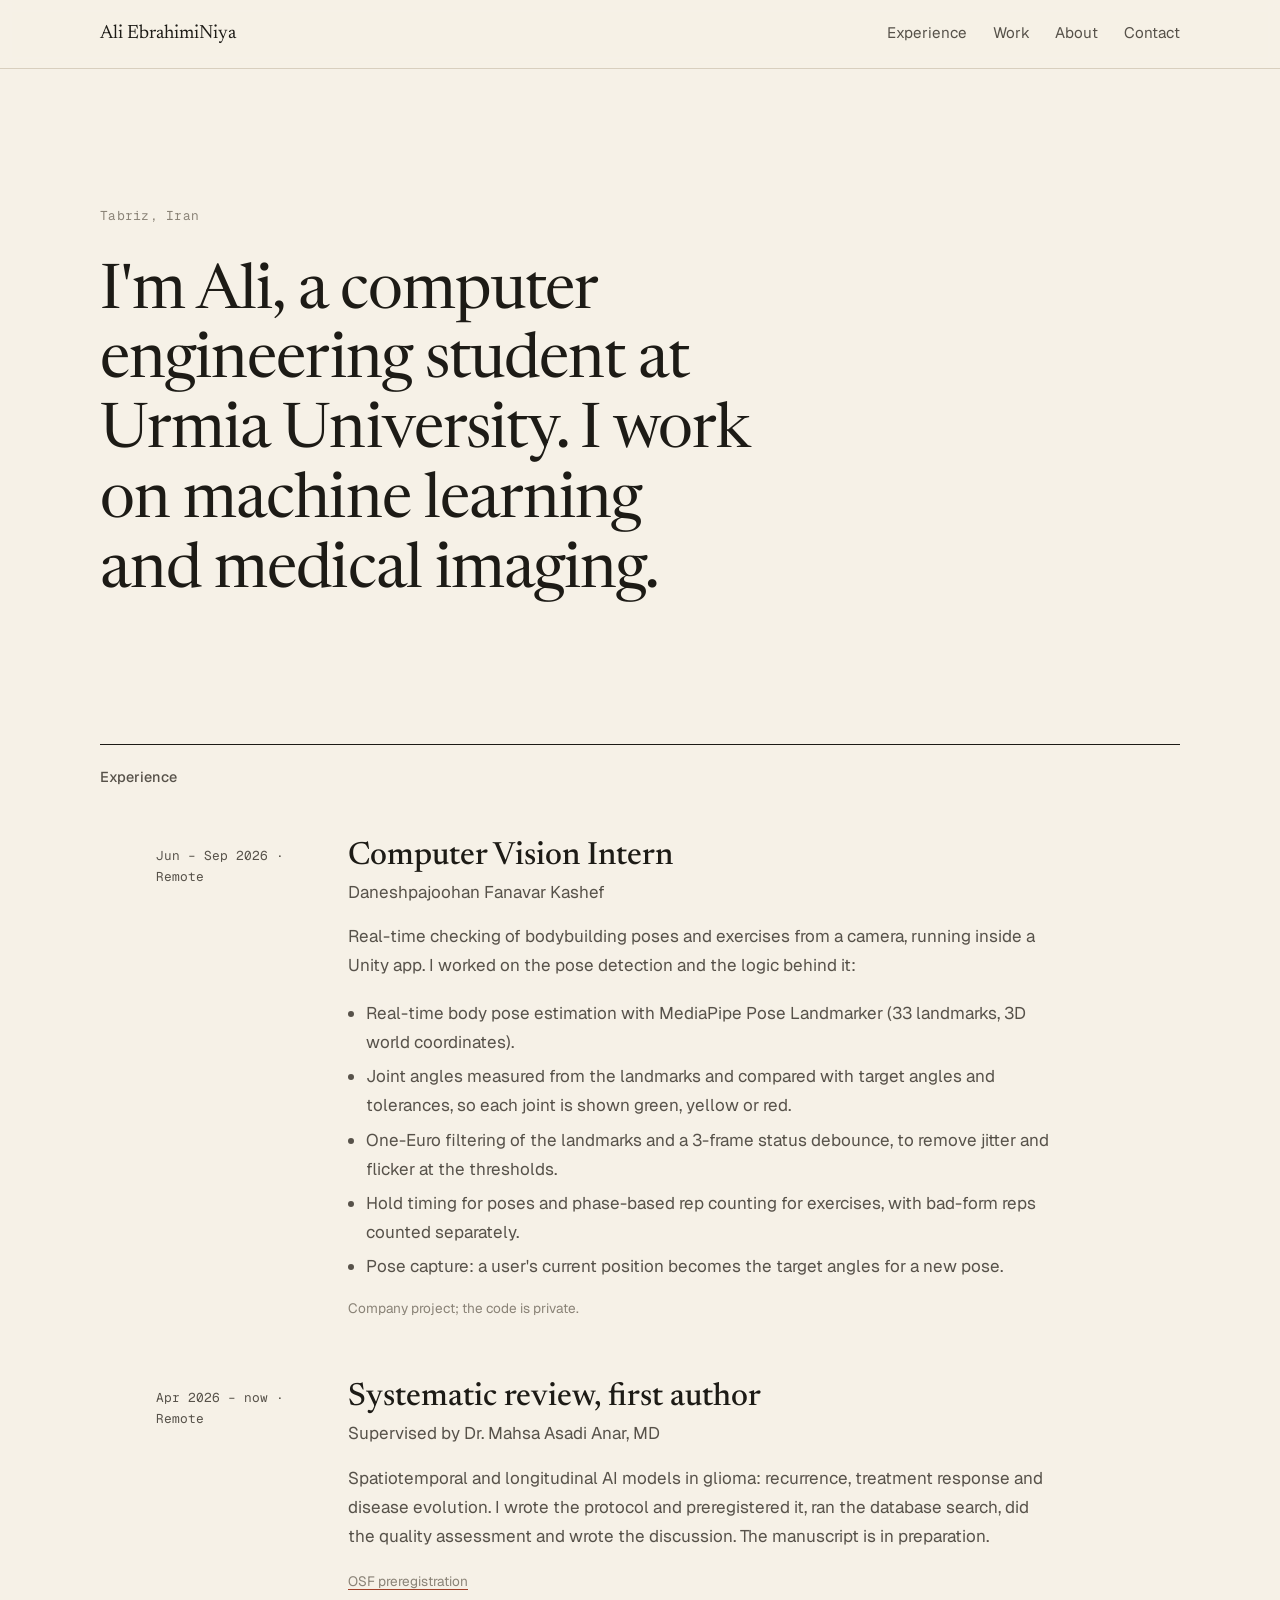
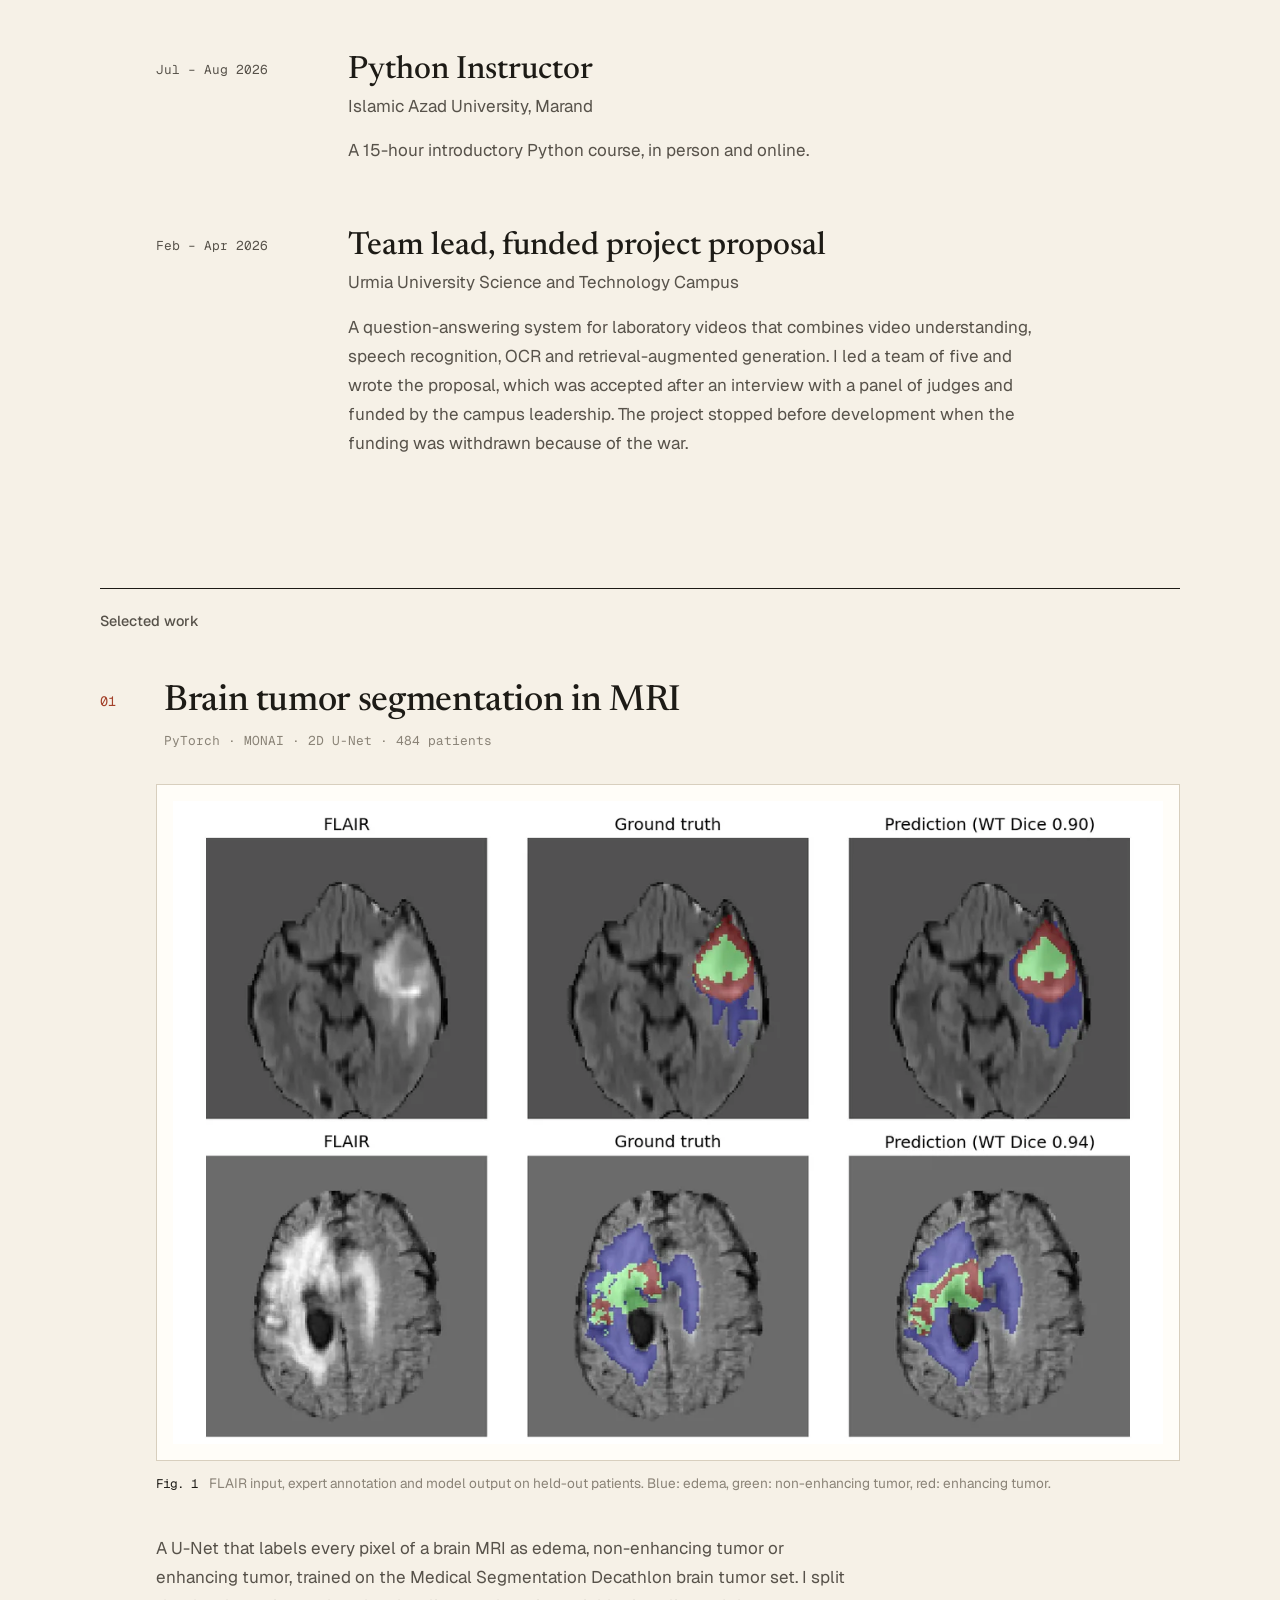
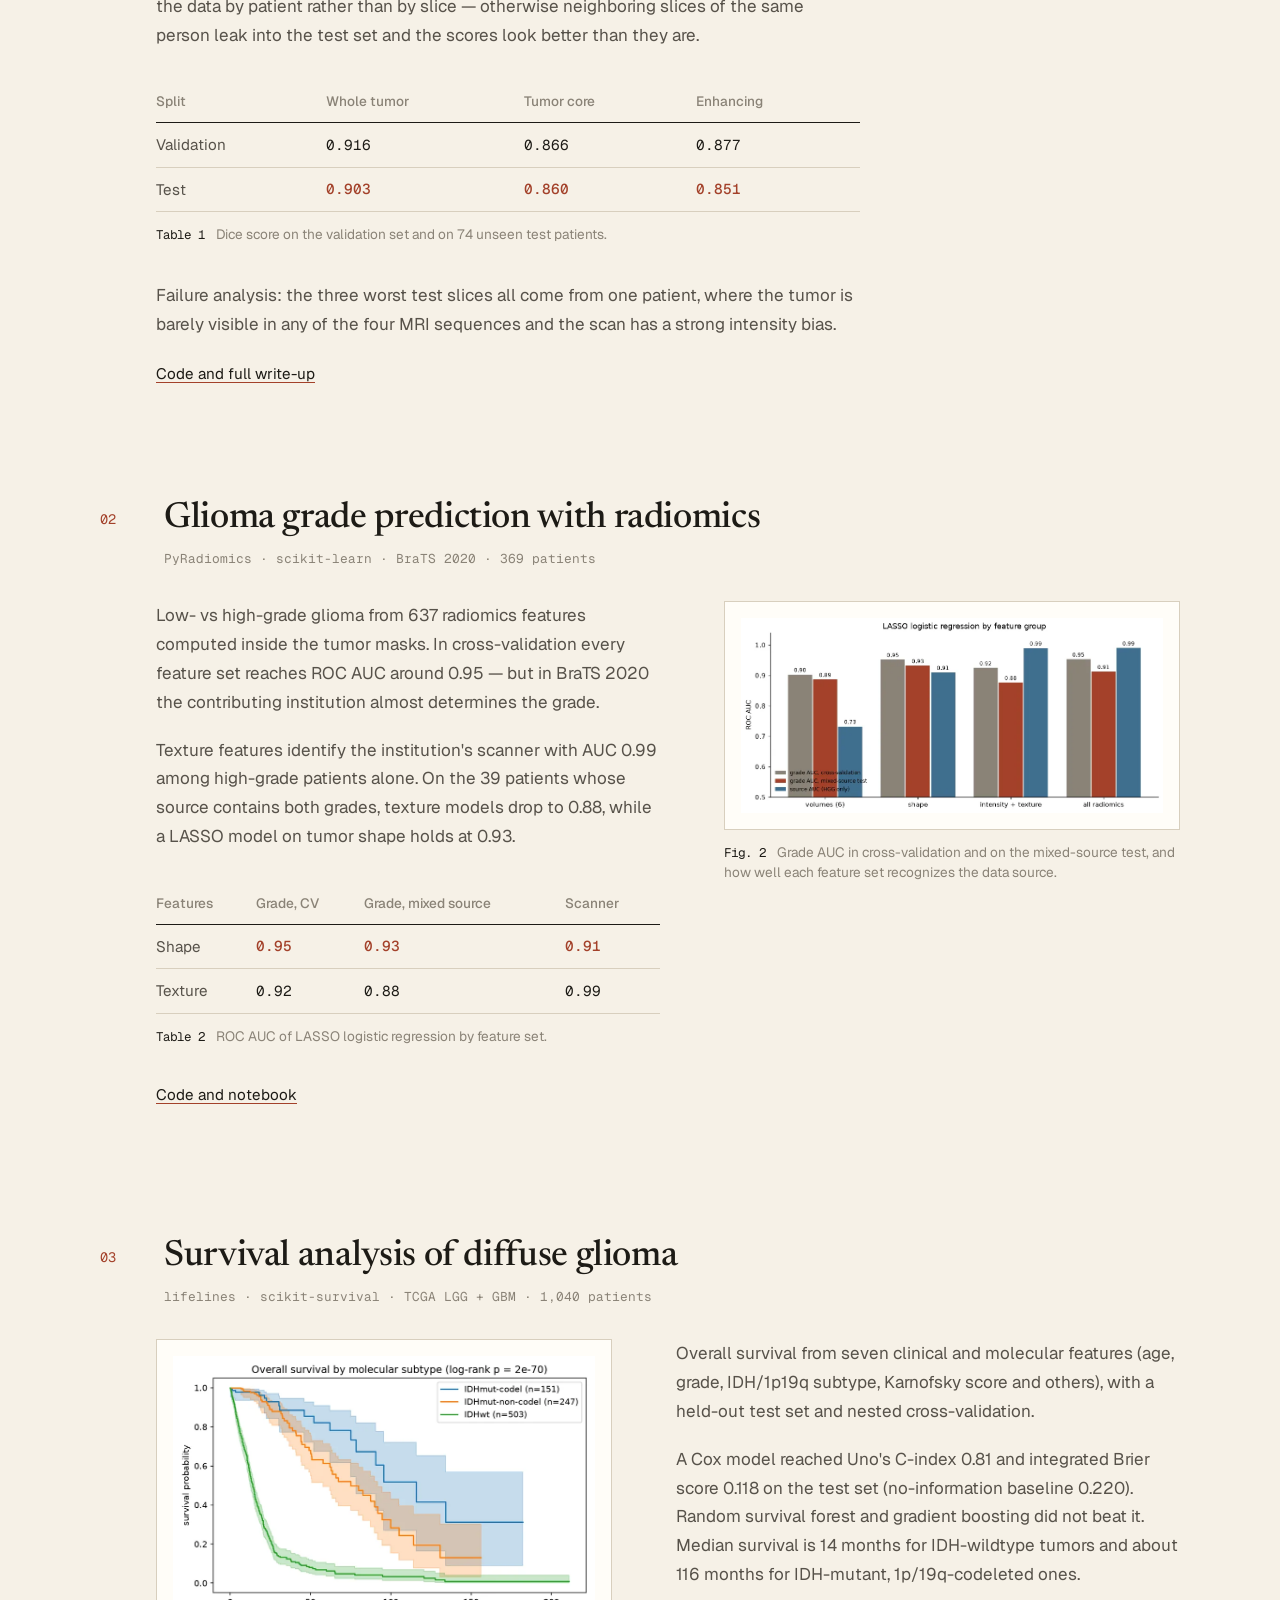
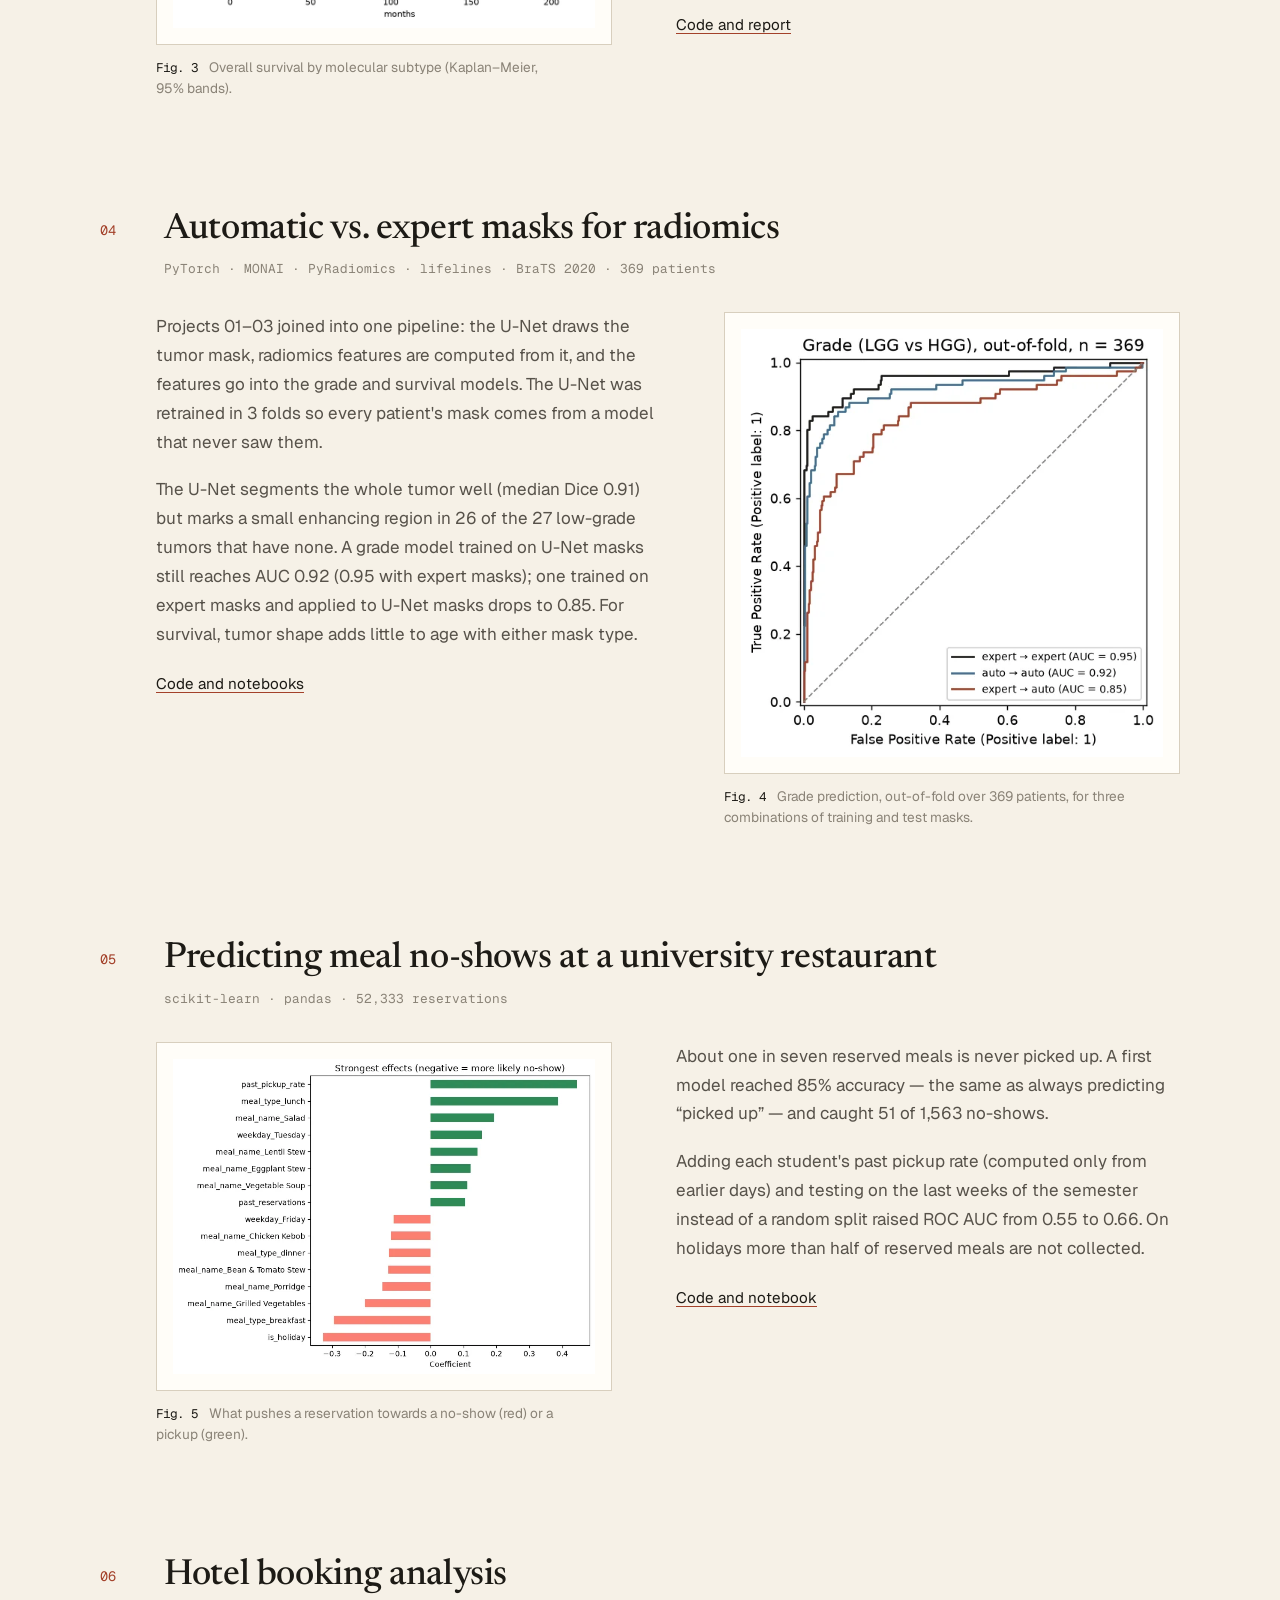
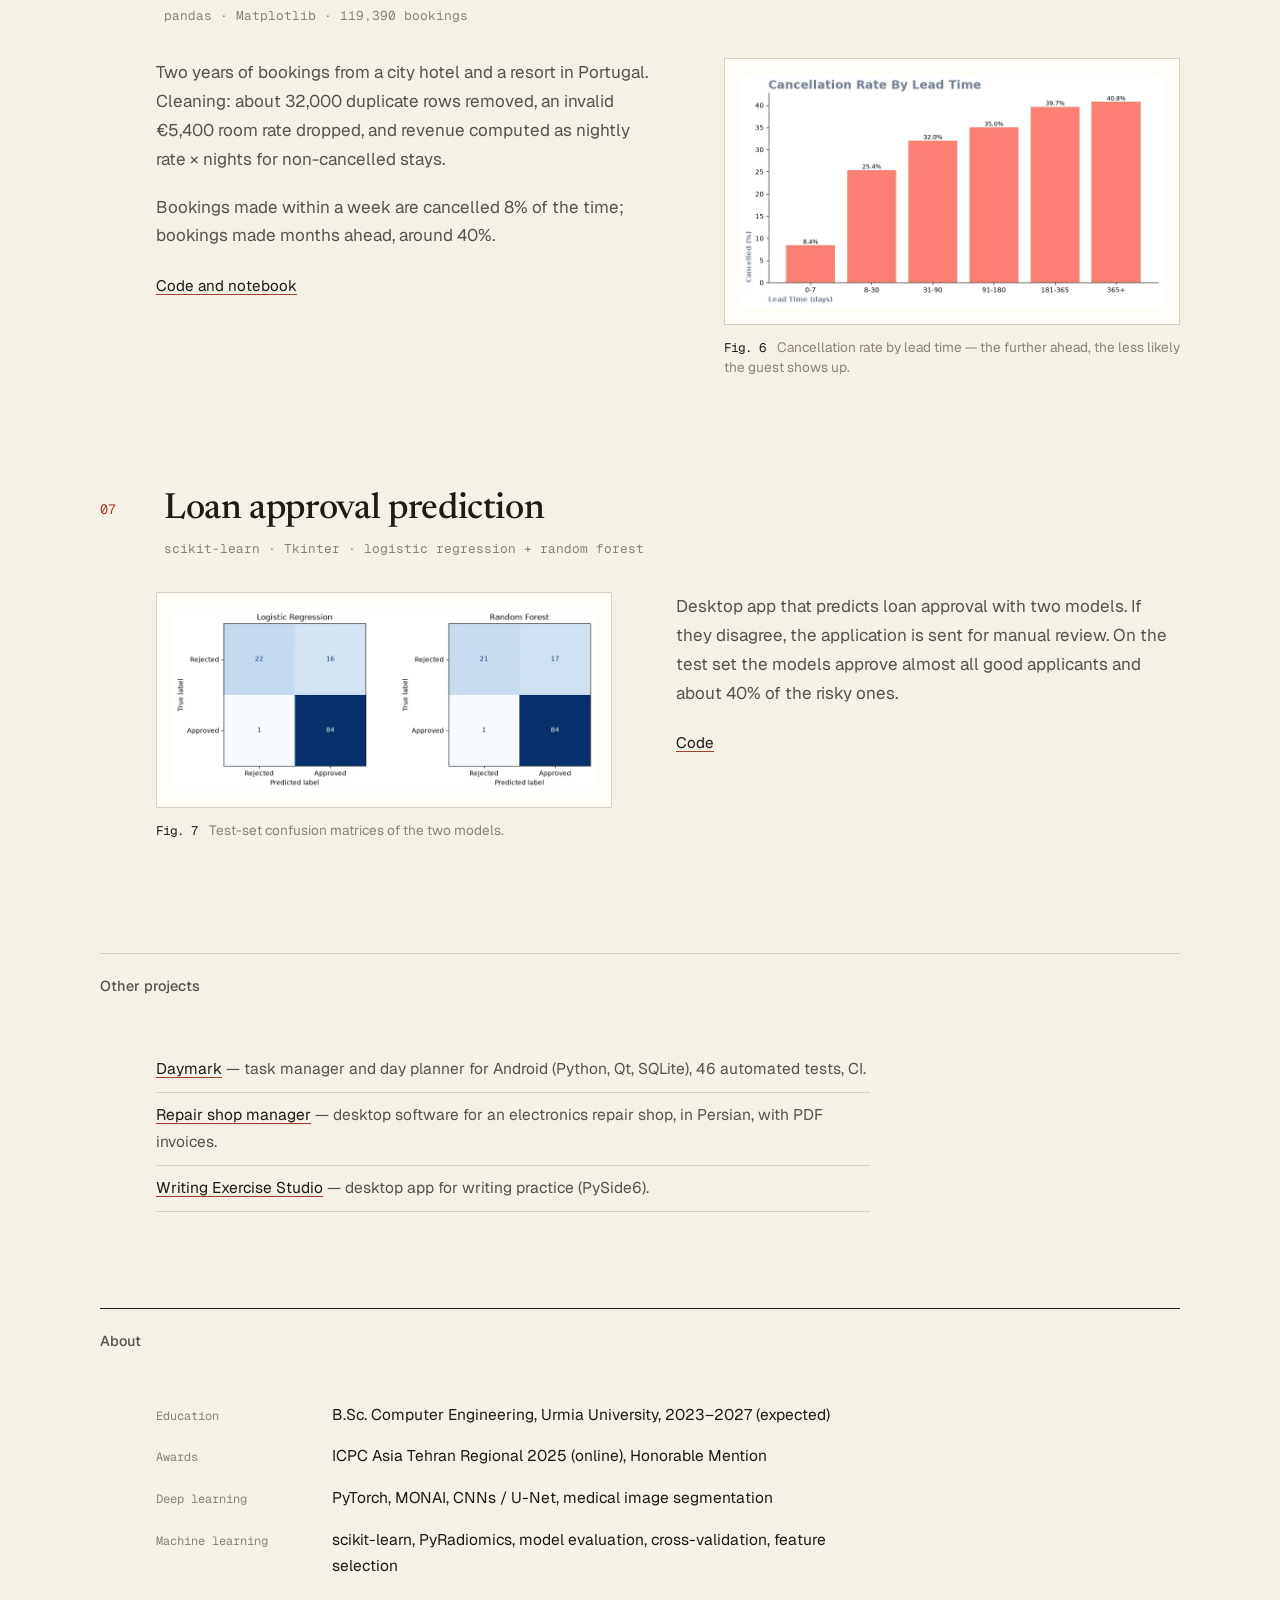
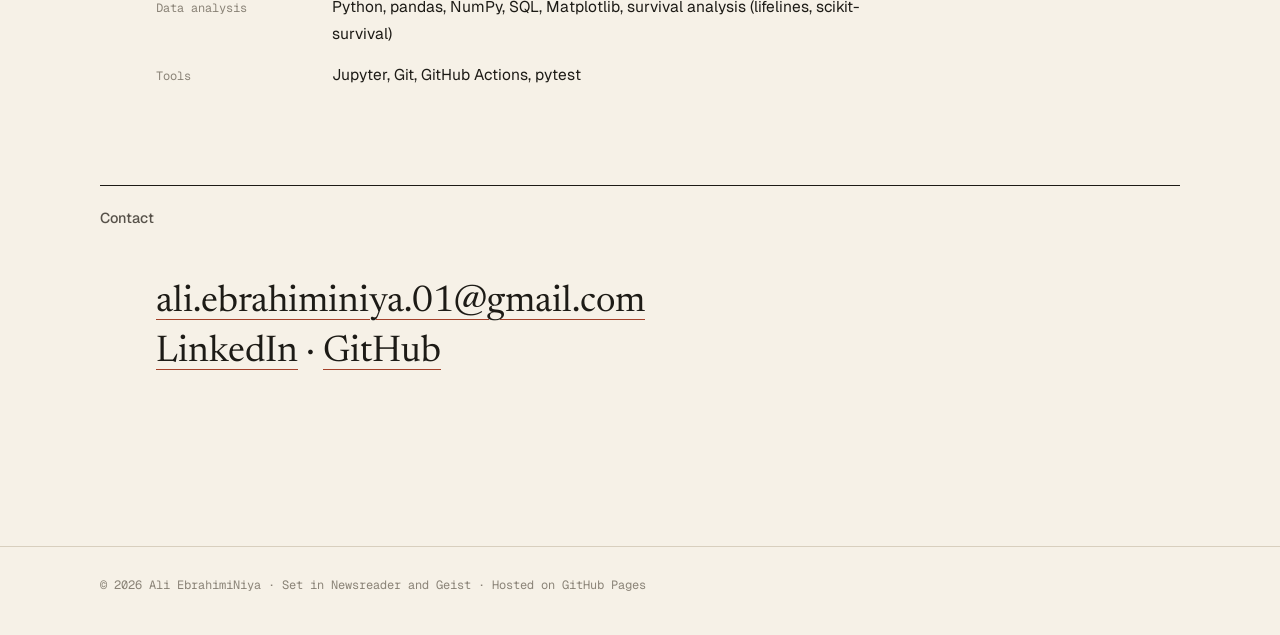
<file: index.html>
<!doctype html>
<html lang="en">
<head>
  <meta charset="utf-8">
  <meta name="viewport" content="width=device-width, initial-scale=1">
  <title>Ali EbrahimiNiya</title>
  <meta name="description" content="Ali EbrahimiNiya, computer engineering student at Urmia University, working on machine learning and medical imaging.">
  <meta name="author" content="Ali EbrahimiNiya">
  <meta name="color-scheme" content="light dark">
  <meta name="theme-color" content="#f6f1e7" media="(prefers-color-scheme: light)">
  <meta name="theme-color" content="#16140f" media="(prefers-color-scheme: dark)">
  <link rel="canonical" href="https://aliebrahiminiya01.github.io/">

  <meta property="og:type" content="website">
  <meta property="og:url" content="https://aliebrahiminiya01.github.io/">
  <meta property="og:title" content="Ali EbrahimiNiya">
  <meta property="og:description" content="Computer engineering student at Urmia University, working on machine learning and medical imaging.">
  <meta property="og:image" content="https://aliebrahiminiya01.github.io/assets/img/og-image.png">
  <meta name="twitter:card" content="summary_large_image">

  <link rel="icon" href="assets/img/favicon.svg" type="image/svg+xml">
  <link rel="preconnect" href="https://fonts.googleapis.com">
  <link rel="preconnect" href="https://fonts.gstatic.com" crossorigin>
  <link rel="stylesheet" href="https://fonts.googleapis.com/css2?family=Newsreader:ital,opsz,wght@0,6..72,400;0,6..72,500;0,6..72,600;1,6..72,400&family=Geist:wght@400;500;600&family=Geist+Mono:wght@400;500&display=swap">
  <link rel="stylesheet" href="assets/css/style.css">

  <script type="application/ld+json">
  {
    "@context": "https://schema.org",
    "@type": "Person",
    "name": "Ali EbrahimiNiya",
    "email": "mailto:ali.ebrahiminiya.01@gmail.com",
    "url": "https://aliebrahiminiya01.github.io/",
    "address": { "@type": "PostalAddress", "addressLocality": "Tabriz", "addressCountry": "IR" },
    "alumniOf": { "@type": "CollegeOrUniversity", "name": "Urmia University" },
    "sameAs": ["https://github.com/aliebrahiminiya01", "https://www.linkedin.com/in/aliebrahiminiya"]
  }
  </script>
</head>
<body>
  <a class="skip-link" href="#main">Skip to content</a>

  <header class="masthead">
    <div class="page masthead__inner">
      <a class="masthead__name" href="./">Ali EbrahimiNiya</a>
      <nav aria-label="Main">
        <ul>
          <li><a href="#experience">Experience</a></li>
          <li><a href="#work">Work</a></li>
          <li><a href="#about">About</a></li>
          <li><a href="#contact">Contact</a></li>
        </ul>
      </nav>
    </div>
  </header>

  <main id="main" class="page">
    <section class="intro" aria-labelledby="intro-title">
      <p class="meta">Tabriz, Iran</p>
      <h1 id="intro-title">I'm Ali, a computer engineering student at Urmia University. I work on machine learning and medical imaging.</h1>
    </section>

    <section id="experience" class="experience" aria-labelledby="experience-title">
      <h2 class="section-label" id="experience-title">Experience</h2>
      <article class="job">
        <p class="job__when">Jun – Sep 2026 · Remote</p>
        <div>
          <h3>Computer Vision Intern</h3>
          <p class="job__org">Daneshpajoohan Fanavar Kashef</p>
          <p>
            Real-time checking of bodybuilding poses and exercises from a camera, running inside a Unity
            app. I worked on the pose detection and the logic behind it:
          </p>
          <ul class="job__points">
            <li>Real-time body pose estimation with MediaPipe Pose Landmarker (33 landmarks, 3D world coordinates).</li>
            <li>Joint angles measured from the landmarks and compared with target angles and tolerances, so each joint is shown green, yellow or red.</li>
            <li>One-Euro filtering of the landmarks and a 3-frame status debounce, to remove jitter and flicker at the thresholds.</li>
            <li>Hold timing for poses and phase-based rep counting for exercises, with bad-form reps counted separately.</li>
            <li>Pose capture: a user's current position becomes the target angles for a new pose.</li>
          </ul>
          <p class="job__note">Company project; the code is private.</p>
        </div>
      </article>

      <article class="job">
        <p class="job__when">Apr 2026 – now · Remote</p>
        <div>
          <h3>Systematic review, first author</h3>
          <p class="job__org">Supervised by Dr. Mahsa Asadi Anar, MD</p>
          <p>
            Spatiotemporal and longitudinal AI models in glioma: recurrence, treatment response and disease
            evolution. I wrote the protocol and preregistered it, ran the database search, did the quality
            assessment and wrote the discussion. The manuscript is in preparation.
          </p>
          <p class="job__note"><a href="https://doi.org/10.17605/OSF.IO/342QT">OSF preregistration</a></p>
        </div>
      </article>

      <article class="job">
        <p class="job__when">Jul – Aug 2026</p>
        <div>
          <h3>Python Instructor</h3>
          <p class="job__org">Islamic Azad University, Marand</p>
          <p>A 15-hour introductory Python course, in person and online.</p>
        </div>
      </article>

      <article class="job">
        <p class="job__when">Feb – Apr 2026</p>
        <div>
          <h3>Team lead, funded project proposal</h3>
          <p class="job__org">Urmia University Science and Technology Campus</p>
          <p>
            A question-answering system for laboratory videos that combines video understanding, speech
            recognition, OCR and retrieval-augmented generation. I led a team of five and wrote the proposal,
            which was accepted after an interview with a panel of judges and funded by the campus leadership.
            The project stopped before development when the funding was withdrawn because of the war.
          </p>
        </div>
      </article>
    </section>

    <section id="work" aria-labelledby="work-title">
      <h2 class="section-label" id="work-title">Selected work</h2>

      <article class="project project--lead">
        <header class="project__head">
          <span class="project__no">01</span>
          <div>
            <h3>Brain tumor segmentation in MRI</h3>
            <p class="project__stack">PyTorch · MONAI · 2D U-Net · 484 patients</p>
          </div>
        </header>

        <figure class="figure figure--wide">
          <img src="assets/img/brain.webp" width="1200" height="780"
               alt="Two MRI slices, each shown three ways: the FLAIR scan, the expert annotation and the model's prediction of edema, tumor core and enhancing tumor">
          <figcaption><span>Fig. 1</span> FLAIR input, expert annotation and model output on held-out patients. Blue: edema, green: non-enhancing tumor, red: enhancing tumor.</figcaption>
        </figure>

        <div class="project__body">
          <p>
            A U-Net that labels every pixel of a brain MRI as edema, non-enhancing tumor or enhancing tumor,
            trained on the Medical Segmentation Decathlon brain tumor set. I split the data by patient rather
            than by slice — otherwise neighboring slices of the same person leak into the test set and the scores
            look better than they are.
          </p>

          <table class="results">
            <caption><span>Table 1</span> Dice score on the validation set and on 74 unseen test patients.</caption>
            <thead>
              <tr><th scope="col">Split</th><th scope="col">Whole tumor</th><th scope="col">Tumor core</th><th scope="col">Enhancing</th></tr>
            </thead>
            <tbody>
              <tr><th scope="row">Validation</th><td>0.916</td><td>0.866</td><td>0.877</td></tr>
              <tr class="results__key"><th scope="row">Test</th><td>0.903</td><td>0.860</td><td>0.851</td></tr>
            </tbody>
          </table>

          <p>
            Failure analysis: the three worst test slices all come from one patient, where the tumor is barely
            visible in any of the four MRI sequences and the scan has a strong intensity bias.
          </p>
          <p class="project__links"><a href="https://github.com/aliebrahiminiya01/brain-tumor-segmentation-unet">Code and full write-up</a></p>
        </div>
      </article>

      <article class="project">
        <header class="project__head">
          <span class="project__no">02</span>
          <div>
            <h3>Glioma grade prediction with radiomics</h3>
            <p class="project__stack">PyRadiomics · scikit-learn · BraTS 2020 · 369 patients</p>
          </div>
        </header>
        <div class="project__split">
          <div class="project__body">
            <p>
              Low- vs high-grade glioma from 637 radiomics features computed inside the tumor masks. In
              cross-validation every feature set reaches ROC AUC around 0.95 — but in BraTS 2020 the contributing
              institution almost determines the grade.
            </p>
            <p>
              Texture features identify the institution's scanner with AUC 0.99 among high-grade patients alone.
              On the 39 patients whose source contains both grades, texture models drop to 0.88, while a LASSO model
              on tumor shape holds at 0.93.
            </p>
            <table class="results">
              <caption><span>Table 2</span> ROC AUC of LASSO logistic regression by feature set.</caption>
              <thead>
                <tr><th scope="col">Features</th><th scope="col">Grade, CV</th><th scope="col">Grade, mixed source</th><th scope="col">Scanner</th></tr>
              </thead>
              <tbody>
                <tr class="results__key"><th scope="row">Shape</th><td>0.95</td><td>0.93</td><td>0.91</td></tr>
                <tr><th scope="row">Texture</th><td>0.92</td><td>0.88</td><td>0.99</td></tr>
              </tbody>
            </table>
            <p class="project__links"><a href="https://github.com/aliebrahiminiya01/glioma-grade-radiomics">Code and notebook</a></p>
          </div>
          <figure class="figure">
            <img src="assets/img/radiomics.webp" width="979" height="451" loading="lazy"
                 alt="Bar chart comparing four radiomics feature sets on grade prediction in cross-validation, on a mixed-source test and on recognizing the data source">
            <figcaption><span>Fig. 2</span> Grade AUC in cross-validation and on the mixed-source test, and how well each feature set recognizes the data source.</figcaption>
          </figure>
        </div>
      </article>

      <article class="project">
        <header class="project__head">
          <span class="project__no">03</span>
          <div>
            <h3>Survival analysis of diffuse glioma</h3>
            <p class="project__stack">lifelines · scikit-survival · TCGA LGG + GBM · 1,040 patients</p>
          </div>
        </header>
        <div class="project__split project__split--flip">
          <figure class="figure">
            <img src="assets/img/survival.webp" width="900" height="579" loading="lazy"
                 alt="Kaplan-Meier curves: IDH-wildtype patients have much shorter survival than IDH-mutant patients">
            <figcaption><span>Fig. 3</span> Overall survival by molecular subtype (Kaplan–Meier, 95% bands).</figcaption>
          </figure>
          <div class="project__body">
            <p>
              Overall survival from seven clinical and molecular features (age, grade, IDH/1p19q subtype, Karnofsky
              score and others), with a held-out test set and nested cross-validation.
            </p>
            <p>
              A Cox model reached Uno's C-index 0.81 and integrated Brier score 0.118 on the test set (no-information
              baseline 0.220). Random survival forest and gradient boosting did not beat it. Median survival is
              14 months for IDH-wildtype tumors and about 116 months for IDH-mutant, 1p/19q-codeleted ones.
            </p>
            <p class="project__links"><a href="https://github.com/aliebrahiminiya01/glioma-survival">Code and report</a></p>
          </div>
        </div>
      </article>

      <article class="project">
        <header class="project__head">
          <span class="project__no">04</span>
          <div>
            <h3>Automatic vs. expert masks for radiomics</h3>
            <p class="project__stack">PyTorch · MONAI · PyRadiomics · lifelines · BraTS 2020 · 369 patients</p>
          </div>
        </header>
        <div class="project__split">
          <div class="project__body">
            <p>
              Projects 01–03 joined into one pipeline: the U-Net draws the tumor mask, radiomics features are
              computed from it, and the features go into the grade and survival models. The U-Net was retrained
              in 3 folds so every patient's mask comes from a model that never saw them.
            </p>
            <p>
              The U-Net segments the whole tumor well (median Dice 0.91) but marks a small enhancing region in
              26 of the 27 low-grade tumors that have none. A grade model trained on U-Net masks still reaches
              AUC 0.92 (0.95 with expert masks); one trained on expert masks and applied to U-Net masks drops to
              0.85. For survival, tumor shape adds little to age with either mask type.
            </p>
            <p class="project__links"><a href="https://github.com/aliebrahiminiya01/glioma-pipeline">Code and notebooks</a></p>
          </div>
          <figure class="figure">
            <img src="assets/img/pipeline.webp" width="563" height="571" loading="lazy"
                 alt="ROC curves for grade prediction: expert masks AUC 0.95, U-Net masks AUC 0.92, model trained on expert masks applied to U-Net masks AUC 0.85">
            <figcaption><span>Fig. 4</span> Grade prediction, out-of-fold over 369 patients, for three combinations of training and test masks.</figcaption>
          </figure>
        </div>
      </article>

      <article class="project">
        <header class="project__head">
          <span class="project__no">05</span>
          <div>
            <h3>Predicting meal no-shows at a university restaurant</h3>
            <p class="project__stack">scikit-learn · pandas · 52,333 reservations</p>
          </div>
        </header>
        <div class="project__split project__split--flip">
          <figure class="figure">
            <img src="assets/img/restaurant.webp" width="790" height="590" loading="lazy"
                 alt="Horizontal bar chart of logistic regression coefficients; past pickup rate and lunch push towards pickup, holidays and breakfast towards no-show">
            <figcaption><span>Fig. 5</span> What pushes a reservation towards a no-show (red) or a pickup (green).</figcaption>
          </figure>
          <div class="project__body">
            <p>
              About one in seven reserved meals is never picked up. A first model reached 85% accuracy — the same
              as always predicting “picked up” — and caught 51 of 1,563 no-shows.
            </p>
            <p>
              Adding each student's past pickup rate (computed only from earlier days) and testing on the last
              weeks of the semester instead of a random split raised ROC AUC from 0.55 to 0.66. On holidays more
              than half of reserved meals are not collected.
            </p>
            <p class="project__links"><a href="https://github.com/aliebrahiminiya01/uni_restaurant_project_demo">Code and notebook</a></p>
          </div>
        </div>
      </article>

      <article class="project">
        <header class="project__head">
          <span class="project__no">06</span>
          <div>
            <h3>Hotel booking analysis</h3>
            <p class="project__stack">pandas · Matplotlib · 119,390 bookings</p>
          </div>
        </header>
        <div class="project__split">
          <div class="project__body">
            <p>
              Two years of bookings from a city hotel and a resort in Portugal. Cleaning: about 32,000 duplicate
              rows removed, an invalid €5,400 room rate dropped, and revenue computed as nightly rate × nights for
              non-cancelled stays.
            </p>
            <p>
              Bookings made within a week are cancelled 8% of the time; bookings made months ahead, around 40%.
            </p>
            <p class="project__links"><a href="https://github.com/aliebrahiminiya01/Hotel_Project">Code and notebook</a></p>
          </div>
          <figure class="figure">
            <img src="assets/img/hotel.webp" width="890" height="490" loading="lazy"
                 alt="Bar chart: cancellation rate rises from 8 percent for bookings made within a week to about 40 percent for bookings made more than six months ahead">
            <figcaption><span>Fig. 6</span> Cancellation rate by lead time — the further ahead, the less likely the guest shows up.</figcaption>
          </figure>
        </div>
      </article>

      <article class="project">
        <header class="project__head">
          <span class="project__no">07</span>
          <div>
            <h3>Loan approval prediction</h3>
            <p class="project__stack">scikit-learn · Tkinter · logistic regression + random forest</p>
          </div>
        </header>
        <div class="project__split project__split--flip">
          <figure class="figure">
            <img src="assets/img/loan.webp" width="904" height="390" loading="lazy"
                 alt="Confusion matrices of the logistic regression and random forest models on the test set">
            <figcaption><span>Fig. 7</span> Test-set confusion matrices of the two models.</figcaption>
          </figure>
          <div class="project__body">
            <p>
              Desktop app that predicts loan approval with two models. If they disagree, the application is sent
              for manual review. On the test set the models approve almost all good applicants and about 40% of
              the risky ones.
            </p>
            <p class="project__links"><a href="https://github.com/aliebrahiminiya01/Loan_Qualification">Code</a></p>
          </div>
        </div>
      </article>

      <h2 class="section-label section-label--minor">Other projects</h2>
      <ul class="others">
        <li><a href="https://github.com/aliebrahiminiya01/Daymark">Daymark</a> — task manager and day planner for Android (Python, Qt, SQLite), 46 automated tests, CI.</li>
        <li><a href="https://github.com/aliebrahiminiya01/RepairShop">Repair shop manager</a> — desktop software for an electronics repair shop, in Persian, with PDF invoices.</li>
        <li><a href="https://github.com/aliebrahiminiya01/writing_exercise_app">Writing Exercise Studio</a> — desktop app for writing practice (PySide6).</li>
      </ul>
    </section>

    <section id="about" class="about" aria-labelledby="about-title">
      <h2 class="section-label" id="about-title">About</h2>
      <div class="about__grid">
        <dl class="facts">
          <dt>Education</dt>
          <dd>B.Sc. Computer Engineering, Urmia University, 2023–2027 (expected)</dd>
          <dt>Awards</dt>
          <dd>ICPC Asia Tehran Regional 2025 (online), Honorable Mention</dd>
          <dt>Deep learning</dt>
          <dd>PyTorch, MONAI, CNNs / U-Net, medical image segmentation</dd>
          <dt>Machine learning</dt>
          <dd>scikit-learn, PyRadiomics, model evaluation, cross-validation, feature selection</dd>
          <dt>Data analysis</dt>
          <dd>Python, pandas, NumPy, SQL, Matplotlib, survival analysis (lifelines, scikit-survival)</dd>
          <dt>Tools</dt>
          <dd>Jupyter, Git, GitHub Actions, pytest</dd>
        </dl>
      </div>
    </section>

    <section id="contact" class="contact" aria-labelledby="contact-title">
      <h2 class="section-label" id="contact-title">Contact</h2>
      <p class="contact__line">
        <a href="mailto:ali.ebrahiminiya.01@gmail.com">ali.ebrahiminiya.01@gmail.com</a><br>
        <a href="https://www.linkedin.com/in/aliebrahiminiya">LinkedIn</a> ·
        <a href="https://github.com/aliebrahiminiya01">GitHub</a>
      </p>
    </section>
  </main>

  <footer class="colophon">
    <div class="page">
      <p>© 2026 Ali EbrahimiNiya · Set in Newsreader and Geist · Hosted on GitHub Pages</p>
    </div>
  </footer>
</body>
</html>
</file>
<file: assets/css/style.css>
/* Paper-like palette: warm off-white, ink, one muted accent. */
:root {
  --paper: #f6f1e7;
  --paper-deep: #ede6d8;
  --ink: #1d1b16;
  --ink-soft: #57524a;
  --ink-faint: #8a8377;
  --rule: #d8cfbe;
  --accent: #a3412a;
  --figure-bg: #fffdf8;

  --serif: "Newsreader", "Iowan Old Style", Georgia, serif;
  --sans: "Geist", ui-sans-serif, system-ui, -apple-system, "Segoe UI", sans-serif;
  --mono: "Geist Mono", ui-monospace, "SF Mono", Menlo, monospace;

  --measure: 64ch;
}

@media (prefers-color-scheme: dark) {
  :root {
    --paper: #16140f;
    --paper-deep: #1e1b15;
    --ink: #ebe4d6;
    --ink-soft: #b3ab9c;
    --ink-faint: #857e71;
    --rule: #353026;
    --accent: #e08a6d;
    --figure-bg: #f3eee4;
  }
}

*, *::before, *::after { box-sizing: border-box; }

html { scroll-behavior: smooth; scroll-padding-top: 5rem; -webkit-text-size-adjust: 100%; }

body {
  margin: 0;
  background: var(--paper);
  color: var(--ink);
  font-family: var(--sans);
  font-size: 1.0625rem;
  line-height: 1.7;
  -webkit-font-smoothing: antialiased;
}

img { display: block; max-width: 100%; height: auto; }
p { margin: 0 0 1.1em; }
h1, h2, h3 { margin: 0; font-weight: 500; }

a {
  color: inherit;
  text-decoration-line: underline;
  text-decoration-color: var(--accent);
  text-decoration-thickness: 1px;
  text-underline-offset: 0.22em;
  transition: color .2s, text-decoration-thickness .2s;
}
a:hover { color: var(--accent); text-decoration-thickness: 2px; }
:focus-visible { outline: 2px solid var(--accent); outline-offset: 3px; }

.page { width: min(1080px, 100% - 3rem); margin-inline: auto; }

.skip-link {
  position: absolute; left: 1rem; top: -4rem; z-index: 10;
  padding: .5rem .9rem; background: var(--ink); color: var(--paper);
}
.skip-link:focus { top: 1rem; }

/* ---------- Masthead ---------- */
.masthead {
  position: sticky; top: 0; z-index: 5;
  background: color-mix(in srgb, var(--paper) 92%, transparent);
  backdrop-filter: blur(6px);
  border-bottom: 1px solid var(--rule);
}
.masthead__inner { display: flex; justify-content: space-between; align-items: baseline; padding: 1.1rem 0; }
.masthead__name { font-family: var(--serif); font-size: 1.2rem; text-decoration: none; }
.masthead nav ul { display: flex; gap: 1.6rem; margin: 0; padding: 0; list-style: none; }
.masthead nav a { font-size: .95rem; color: var(--ink-soft); text-decoration: none; }
.masthead nav a:hover { color: var(--ink); text-decoration: underline; text-decoration-color: var(--accent); }

/* ---------- Intro ---------- */
.intro { padding: clamp(4rem, 11vw, 8.5rem) 0 clamp(3.5rem, 8vw, 6rem); }
.meta { font-family: var(--mono); font-size: .8rem; letter-spacing: .02em; color: var(--ink-faint); margin-bottom: 2rem; }
.intro h1 {
  font-family: var(--serif);
  font-size: clamp(2.1rem, 5.2vw, 3.9rem);
  font-weight: 400;
  line-height: 1.12;
  letter-spacing: -0.015em;
  max-width: 21ch;
  text-wrap: balance;
  margin-bottom: 2.5rem;
}
.intro__text { max-width: 58ch; margin-left: clamp(0rem, 14vw, 11rem); color: var(--ink-soft); font-size: 1.1rem; }

/* ---------- Section labels ---------- */
.section-label {
  display: flex; align-items: baseline; gap: 1rem;
  font-family: var(--sans); font-size: .9rem; font-weight: 500;
  color: var(--ink-soft);
  padding-top: 1.25rem; margin-bottom: 3rem;
  border-top: 1px solid var(--ink);
}
.section-label--minor { margin-top: 5rem; border-top-color: var(--rule); }

/* ---------- Experience ---------- */
.experience { margin-bottom: clamp(4.5rem, 9vw, 7rem); }
.job { display: grid; grid-template-columns: 11rem 1fr; gap: 1rem; padding-left: 3.5rem; max-width: 62rem; }
.job + .job { margin-top: 2.75rem; }
.job__when { font-family: var(--mono); font-size: .8rem; color: var(--ink-faint); padding-top: .45rem; margin: 0; }
.job h3 { font-family: var(--serif); font-size: clamp(1.5rem, 2.6vw, 2rem); line-height: 1.15; margin-bottom: .2rem; }
.job__org { color: var(--accent); margin-bottom: 1rem; }
.job p { color: var(--ink-soft); max-width: var(--measure); }
.job__points { margin: 0 0 1rem; padding-left: 1.1rem; color: var(--ink-soft); max-width: var(--measure); }
.job__points li { margin-bottom: .35rem; }
.job__note { font-size: .85rem; color: var(--ink-faint) !important; }

/* ---------- Projects ---------- */
.project { margin-bottom: clamp(4.5rem, 9vw, 7rem); }
.project__head { display: grid; grid-template-columns: 3.5rem 1fr; gap: .5rem; margin-bottom: 2rem; }
.project__no { font-family: var(--mono); font-size: .85rem; color: var(--accent); padding-top: .55rem; }
.project h3 {
  font-family: var(--serif); font-size: clamp(1.6rem, 3vw, 2.25rem);
  line-height: 1.15; letter-spacing: -0.01em; text-wrap: balance; margin-bottom: .45rem;
}
.project__stack { font-family: var(--mono); font-size: .8rem; color: var(--ink-faint); margin: 0; }

.project__body { max-width: var(--measure); }
.project__body p { color: var(--ink-soft); }
.project--lead .project__body { margin-left: 3.5rem; }
.project__links { margin-top: 1.4rem; font-size: .95rem; }
.project__links a { color: var(--ink); }

.project__split {
  display: grid; grid-template-columns: minmax(0, 1.05fr) minmax(0, 0.95fr);
  gap: clamp(2rem, 5vw, 4rem); align-items: start;
  padding-left: 3.5rem;
}
.project__split--flip { grid-template-columns: minmax(0, 0.95fr) minmax(0, 1.05fr); }

/* ---------- Figures ---------- */
.figure { margin: 0; }
.figure img {
  width: 100%;
  background: var(--figure-bg);
  border: 1px solid var(--rule);
  padding: clamp(.5rem, 1.5vw, 1rem);
}
.figure--dark img { background: #0f172a; padding: 0; }
.figure--wide { margin: 0 0 2.5rem 3.5rem; }
.figure figcaption, .results caption {
  font-size: .85rem; line-height: 1.5; color: var(--ink-faint);
  margin-top: .75rem; text-align: left; text-wrap: pretty;
}
.figure figcaption span, .results caption span {
  font-family: var(--mono); font-size: .78rem; color: var(--ink); margin-right: .5rem;
}

/* ---------- Results table ---------- */
.results {
  width: 100%; border-collapse: collapse; margin: 2rem 0 2.25rem;
  font-variant-numeric: tabular-nums; font-size: .95rem;
}
.results caption { caption-side: bottom; }
.results th, .results td { padding: .55rem .75rem .55rem 0; text-align: left; }
.results td { font-family: var(--mono); font-size: .9rem; }
.results thead th { font-weight: 500; color: var(--ink-faint); font-size: .85rem; border-bottom: 1px solid var(--ink); }
.results tbody th { font-weight: 400; color: var(--ink-soft); }
.results tbody tr { border-bottom: 1px solid var(--rule); }
.results__key td { color: var(--accent); font-weight: 500; }

.others { list-style: none; margin: 0 0 clamp(4rem, 8vw, 6rem); padding: 0 0 0 3.5rem; max-width: 70ch; }
.others li { padding: .6rem 0; border-bottom: 1px solid var(--rule); color: var(--ink-soft); font-size: .97rem; }
.others li a { color: var(--ink); }

/* ---------- About ---------- */
.about { padding-bottom: clamp(4rem, 8vw, 6rem); }
.about__grid { padding-left: 3.5rem; }
.facts { grid-template-columns: 11rem 1fr; gap: .9rem 0; align-items: baseline; max-width: 46rem; }
.facts dt, .facts dt:first-child { margin: 0; }
.facts dd { margin: 0; }
.about__text p { color: var(--ink-soft); max-width: 58ch; }
.about__text p:first-child { font-family: var(--serif); font-size: 1.35rem; line-height: 1.5; color: var(--ink); }
.facts { margin: 0; display: grid; gap: .3rem 0; }
.facts dt { font-family: var(--mono); font-size: .75rem; color: var(--ink-faint); margin-top: .9rem; }
.facts dt:first-child { margin-top: 0; }
.facts dd { margin: 0; font-size: .97rem; }

/* ---------- Contact ---------- */
.contact { padding-bottom: clamp(5rem, 10vw, 8rem); }
.contact__line {
  font-family: var(--serif); font-size: clamp(1.5rem, 3.2vw, 2.3rem); line-height: 1.35;
  max-width: 36ch; padding-left: 3.5rem; text-wrap: pretty;
}
.contact__line a { white-space: nowrap; }

/* ---------- Footer ---------- */
.colophon { border-top: 1px solid var(--rule); padding: 1.75rem 0 2.5rem; }
.colophon p { margin: 0; font-family: var(--mono); font-size: .75rem; color: var(--ink-faint); }

/* ---------- Small screens ---------- */
@media (max-width: 860px) {
  .project__split, .project__split--flip, .about__grid { grid-template-columns: 1fr; }
  .project__split--flip .figure { order: 2; }
}
@media (max-width: 600px) {
  .job { grid-template-columns: 1fr; padding-left: 0; gap: .25rem; }
  .facts { grid-template-columns: 1fr; gap: .15rem 0; }
  .facts dd { margin-bottom: .8rem; }
  .page { width: calc(100% - 2.5rem); }
  .masthead__inner { flex-wrap: wrap; row-gap: .35rem; }
  .masthead nav ul { gap: 1.1rem; }
  .intro__text { margin-left: 0; }
  .project__head { grid-template-columns: 2.25rem 1fr; }
  .project--lead .project__body, .project__split, .figure--wide, .others, .about__grid, .contact__line { margin-left: 0; padding-left: 0; }
  .results th, .results td { padding-right: .5rem; }
}

@media (prefers-reduced-motion: reduce) {
  html { scroll-behavior: auto; }
  * { transition: none !important; }
}

@media print {
  .masthead { position: static; }
  body { background: #fff; }
}
</file>
